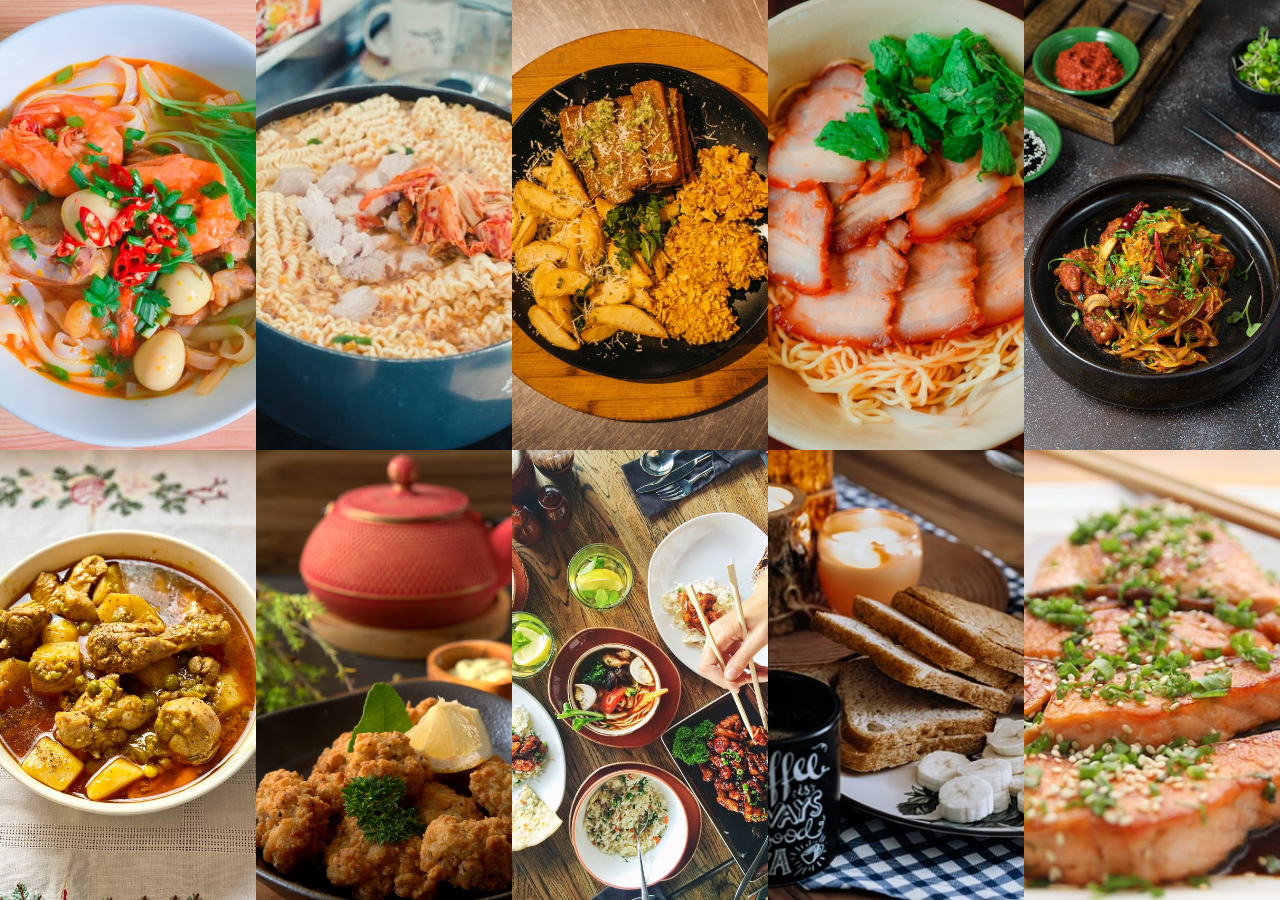
<file: 68064633.html>
<!DOCTYPE html>
<html lang="en">
<head>
  <meta charset="UTF-8">
  <meta name="viewport" content="width=device-width, initial-scale=1.0">
  <link rel="stylesheet" href="L4_style.css">
  <title>Image Gallery</title>
</head>
<body>
  <section class="gallery">
    <div class="img-container"><img src="foods-images/small/s_1.jpg" data-full="foods-images/full/1.jpg"></div>
    <div class="img-container"><img src="foods-images/small/s_2.jpg" data-full="foods-images/full/2.jpg"></div>
    <div class="img-container"><img src="foods-images/small/s_3.jpg" data-full="foods-images/full/3.jpg"></div>
    <div class="img-container"><img src="foods-images/small/s_4.jpg" data-full="foods-images/full/4.jpg"></div>
    <div class="img-container"><img src="foods-images/small/s_5.jpg" data-full="foods-images/full/5.jpg"></div>
    <div class="img-container"><img src="foods-images/small/s_6.jpg" data-full="foods-images/full/6.jpg"></div>
    <div class="img-container"><img src="foods-images/small/s_7.jpg" data-full="foods-images/full/7.jpg"></div>
    <div class="img-container"><img src="foods-images/small/s_8.jpg" data-full="foods-images/full/8.jpg"></div>
    <div class="img-container"><img src="foods-images/small/s_9.jpg" data-full="foods-images/full/9.jpg"></div>
    <div class="img-container"><img src="foods-images/small/s_10.jpg" data-full="foods-images/full/10.jpg"></div>
  </section>

  <div class="modal" id="modal">
    <span class="close" id="close">&times;</span>
    <img class="full-image" id="fullImage">
  </div>

  <script src="L4_app.js"></script>
</body>
</html>
</file>
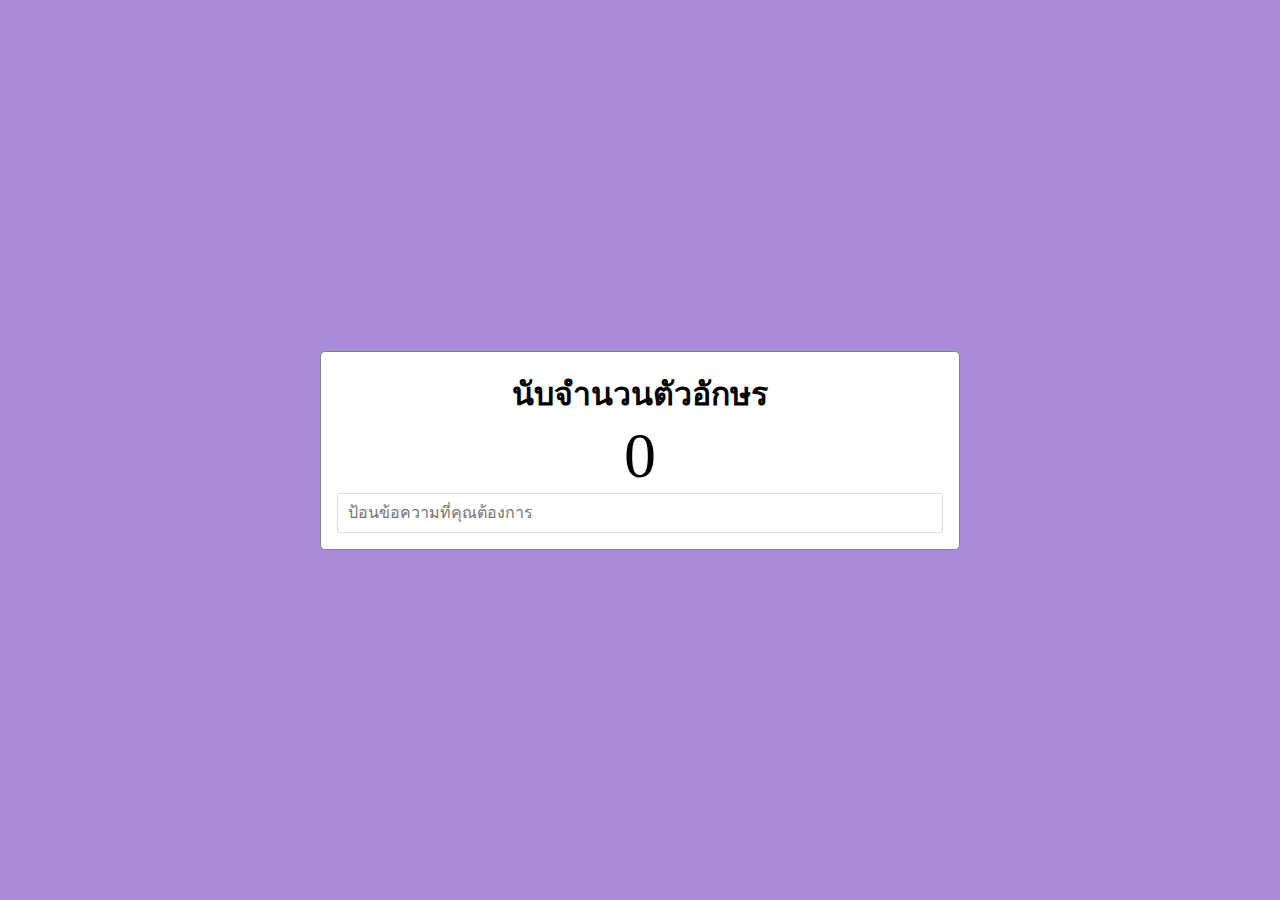
<file: L3_68064633/L3_68064633.html>
<!DOCTYPE html>
<html lang="en">
<head>
    <meta charset="UTF-8">
    <meta name="viewport" content="width=device-width, initial-scale=1.0">
    <title>Input Character Count</title>
    <link rel="stylesheet" href="L3_style.css">
</head>
<body>
    <div class="container">
        <h1>นับจำนวนตัวอักษร</h1>
        <span class="count">0</span>
        <input type="text" placeholder="ป้อนข้อความที่คุณต้องการ">
    </div>
    <script src="L3_app.js"></script>
</body>
</html>
</file>
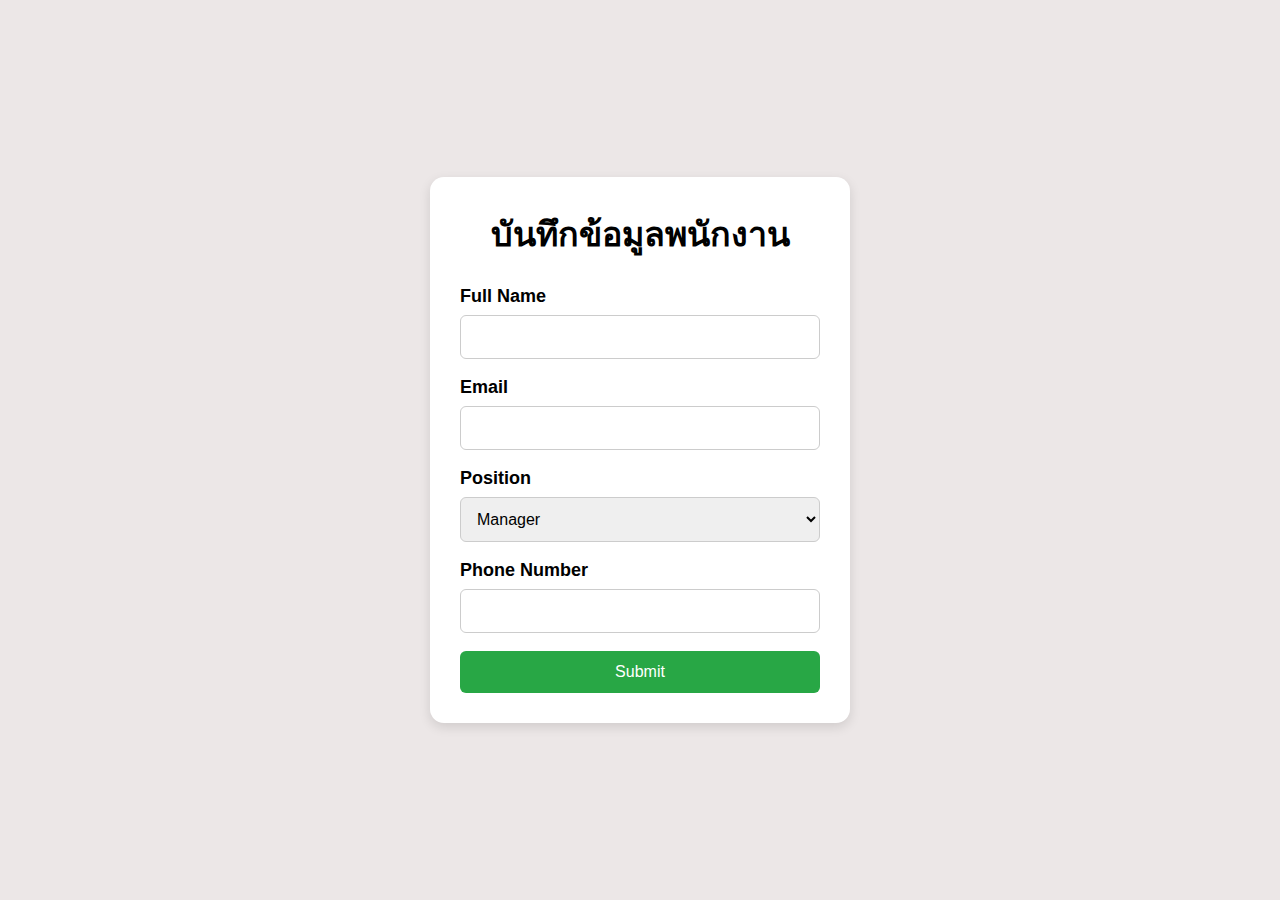
<file: L7_68064633/ProjectP/myproject/myapp/templates/form.html>
<!DOCTYPE html>
<html lang="th">
<head>
    <meta charset="UTF-8">
    <meta name="viewport" content="width=device-width, initial-scale=1.0">
    <title>ฟอร์มบันทึกข้อมูลพนักงาน</title>
    <style>
        *{
            box-sizing:border-box;
            margin:0;
            padding:0;
            font-family:Arial,sans-serif;
        }
        body{
            background:#ece7e7;
            min-height:100vh;
            display:flex;
            justify-content:center;
            align-items:center;
        }
        .box{
            width:420px;
            background:#fff;
            padding:30px;
            border-radius:14px;
            box-shadow:0 4px 12px rgba(0,0,0,0.12);
        }
        h1{
            text-align:center;
            margin-bottom:25px;
            font-size:34px;
        }
        label{
            display:block;
            margin-bottom:8px;
            font-size:18px;
            font-weight:bold;
        }
        input, select{
            width:100%;
            padding:12px;
            margin-bottom:18px;
            border:1px solid #ccc;
            border-radius:6px;
            font-size:16px;
        }
        button{
            width:100%;
            padding:12px;
            background:#28a745;
            color:white;
            border:none;
            border-radius:6px;
            font-size:16px;
            cursor:pointer;
        }
    </style>
</head>
<body>
    <div class="box">
        <h1>บันทึกข้อมูลพนักงาน</h1>

        <form>
            <label for="fullname">Full Name</label>
            <input type="text" id="fullname" name="fullname">

            <label for="email">Email</label>
            <input type="email" id="email" name="email">

            <label for="position">Position</label>
            <select id="position" name="position">
                <option>Manager</option>
                <option>Staff</option>
                <option>Programmer</option>
                <option>Designer</option>
            </select>

            <label for="phone">Phone Number</label>
            <input type="text" id="phone" name="phone">

            <button type="submit">Submit</button>
        </form>
    </div>
</body>
</html>
</file>
<file: L4_style.css>
*{
    box-sizing:border-box;
    margin:0;
    padding:0;
  }
  
  html,body{
    width:100%;
    height:100%;
  }
  
  .gallery{
    display:grid;
    grid-template-columns:repeat(5, 1fr);
    grid-template-rows:repeat(2, 1fr);
    width:100vw;
    height:100vh;
  }
  
  .img-container{
    overflow:hidden;
  }
  
  .img-container img{
    width:100%;
    height:100%;
    object-fit:cover;
    display:block;
    cursor:pointer;
  }
  
  .modal{
    position:fixed;
    inset:0;
    background:rgba(0,0,0,.7);
    display:flex;
    justify-content:center;
    align-items:center;
    opacity:0;
    pointer-events:none;
    transition:.25s ease;
    z-index:9999;
  }
  
  .modal.open{
    opacity:1;
    pointer-events:auto;
  }
  
  .full-image{
    max-width:85vw;
    max-height:85vh;
  }
  
  .close{
    position:absolute;
    top:20px;
    right:30px;
    font-size:45px;
    color:#fff;
    cursor:pointer;
  }
</file>
<file: L3_68064633/L3_style.css>
* {
    margin: 0;
    padding: 0;
    box-sizing: border-box;
}

body {
    display: flex;
    flex-direction: column;
    align-items: center;
    justify-content: center;
    min-height: 100vh;
    margin: 0;
    background: #a98ddc;
}

.container {
    width: 40rem;
    border: 1px solid gray;
    padding: 1rem;
    background: white;
    text-align: center;
    border-radius: 5px;
}

.count {
    font-size: 4rem;
    padding: 0 1rem;
    text-align: center;
}

input[type="text"] {
    display: block;
    font-size: 16px;
    border: 1px solid #dedede;
    border-radius: 2px;
    padding: 10px;
    width: 100%;
    outline: none;
}
</file>
